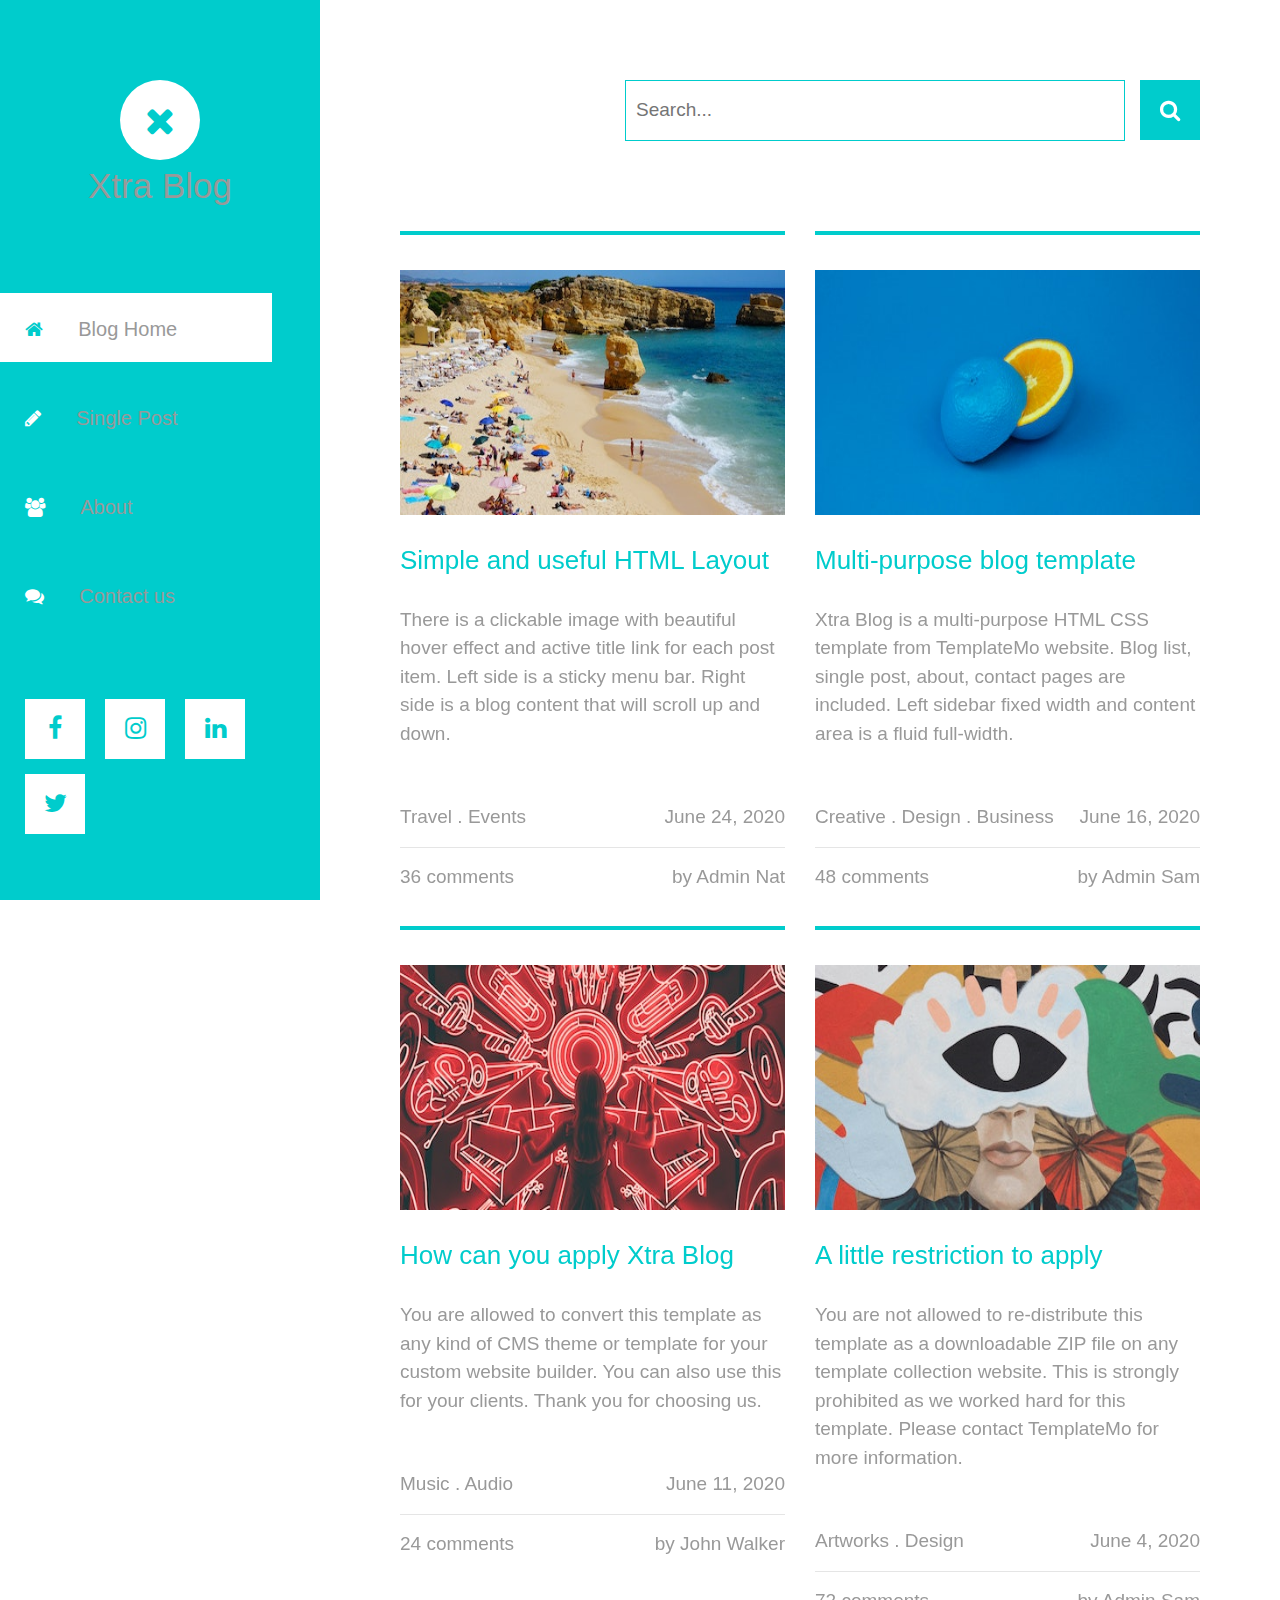
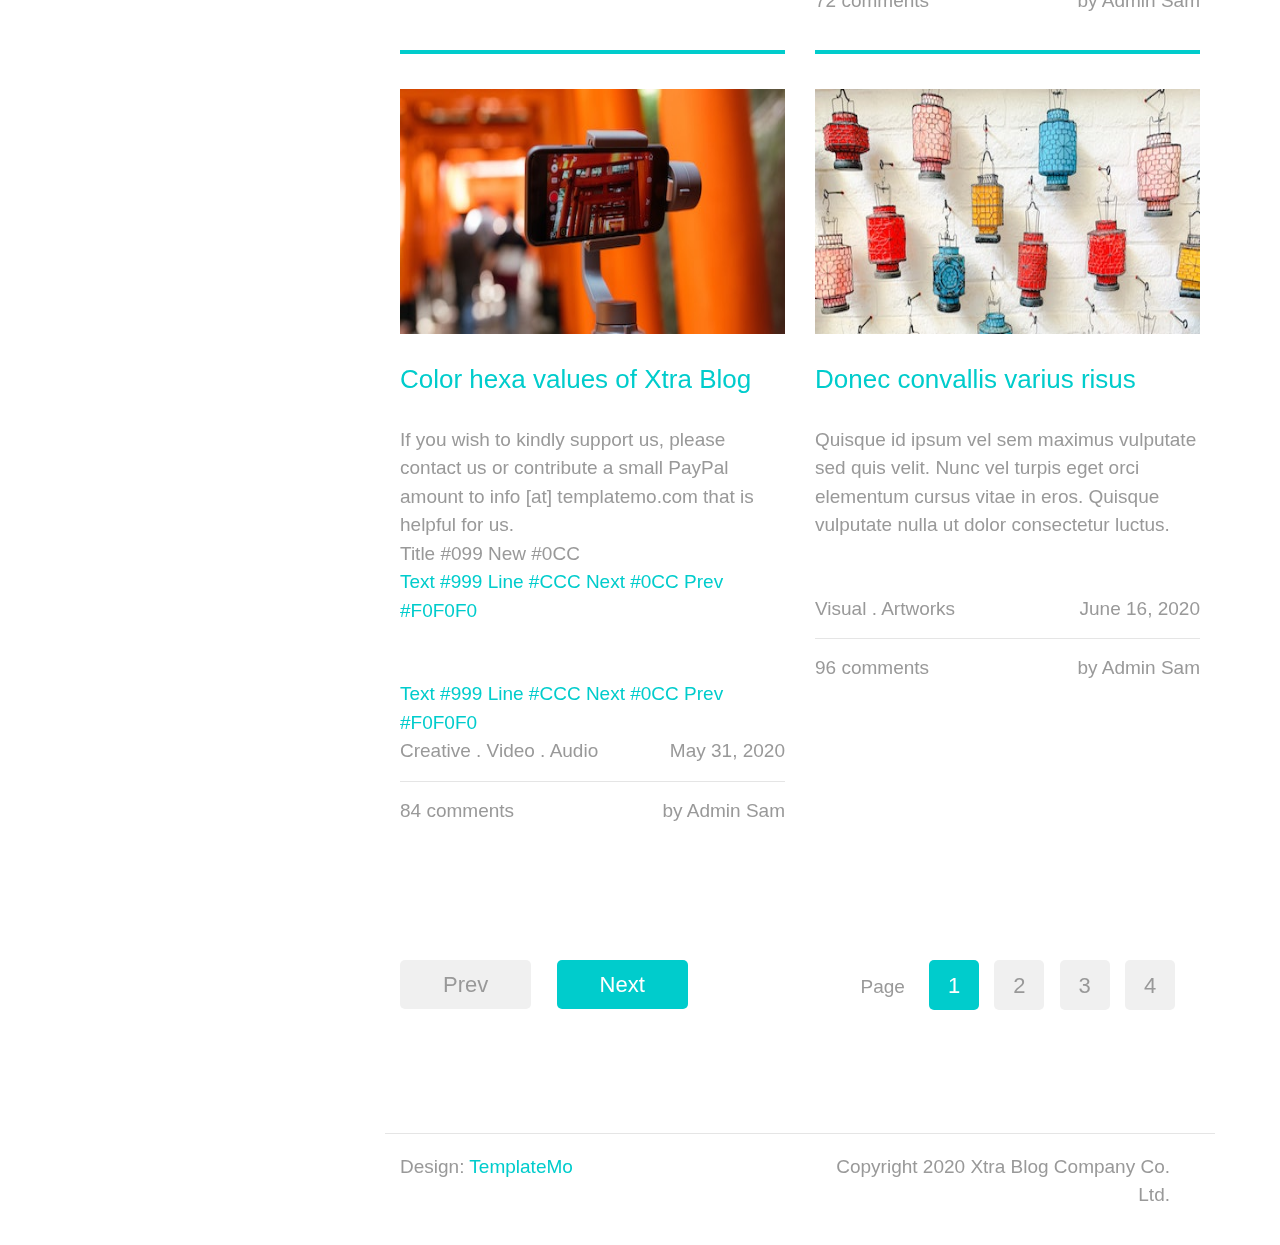
<file: index.html>
<!DOCTYPE html>
<html lang="en">
  <head>
    <title>Home</title>
    <!-- Required meta tags -->
    <meta charset="utf-8" />
    <meta
      name="viewport"
      content="width=device-width, initial-scale=1, shrink-to-fit=no"
    />

    <!-- Bootstrap CSS -->
    <link
      rel="stylesheet"
      href="https://stackpath.bootstrapcdn.com/bootstrap/4.3.1/css/bootstrap.min.css"
      integrity="sha384-ggOyR0iXCbMQv3Xipma34MD+dH/1fQ784/j6cY/iJTQUOhcWr7x9JvoRxT2MZw1T"
      crossorigin="anonymous"
    />
    <link
      rel="stylesheet"
      href="https://cdnjs.cloudflare.com/ajax/libs/font-awesome/4.7.0/css/font-awesome.min.css"
    />

    <link rel="stylesheet" href="css/main.css" />
    <link rel="stylesheet" href="css/home.css" />
  </head>
  <body>
    <div class="container-fluid">
      <div class="row">
        <header class="sidebar col-md-3">
          <div class="avatar">
            <div class="avatar-icon">
              <i class="fa fa-times"></i>
            </div>
            <span class="name">Xtra Blog</span>
          </div>
          <div class="menu">
            <ul class="list">
              <li class="item active">
                <a href="index.html">
                  <i class="fa fa-home"></i>
                  <span class="name">Blog Home</span>
                </a>
              </li>
              <li class="item">
                <a href="singlePost.html"
                  ><i class="fa fa-pencil"></i>
                  <span class="name">Single Post</span></a
                >
              </li>
              <li class="item">
                <a href="about.html"
                  ><i class="fa fa-users"></i>
                  <span class="name">About</span></a
                >
              </li>
              <li class="item">
                <a href="contact.html"
                  ><i class="fa fa-comments"></i>
                  <span class="name">Contact us</span></a
                >
              </li>
            </ul>
          </div>
          <div class="social">
            <ul class="list">
              <li class="item">
                <i class="fa fa-facebook"></i>
              </li>
              <li class="item">
                <i class="fa fa-instagram"></i>
              </li>
              <li class="item">
                <i class="fa fa-linkedin"></i>
              </li>
              <li class="item">
                <i class="fa fa-twitter"></i>
              </li>
            </ul>
          </div>
          <div class="description">
            <p class="text">
              Xtra Blog is a multi-purpose HTML template from TemplateMo
              website. Left side is a sticky menu bar. Right side content will
              scroll up and down.
            </p>
          </div>
        </header>
        <div class="main col-md-9">
          <div class="search">
            <input class="search-box" placeholder="Search..." />
            <button class="search-button">
              <i class="fa fa-search"></i>
            </button>
          </div>
          <div class="blog-list">
            <div class="row">
              <div class="col-md-6 col-12">
                <div class="blog">
                  <img
                    class="image"
                    src="img/img-01.jpg"
                    alt="image of blog 1"
                  />
                  <h5 class="title">Simple and useful HTML Layout</h5>
                  <p class="demo">
                    There is a clickable image with beautiful hover effect and
                    active title link for each post item. Left side is a sticky
                    menu bar. Right side is a blog content that will scroll up
                    and down.
                  </p>
                  <div class="space-between type-date">
                    <span class="type">Travel . Events</span>
                    <span class="date">June 24, 2020</span>
                  </div>
                  <div class="space-between comment-author">
                    <span class="comment">36 comments</span>
                    <span class="author">by Admin Nat</span>
                  </div>
                </div>
              </div>
              <div class="col-md-6 col-12">
                <div class="blog">
                  <img
                    class="image"
                    src="img/img-02.jpg"
                    alt="image of blog 2"
                  />
                  <h5 class="title">Multi-purpose blog template</h5>
                  <p class="demo">
                    Xtra Blog is a multi-purpose HTML CSS template from
                    TemplateMo website. Blog list, single post, about, contact
                    pages are included. Left sidebar fixed width and content
                    area is a fluid full-width.
                  </p>
                  <div class="space-between type-date">
                    <span class="type">Creative . Design . Business</span>
                    <span class="date">June 16, 2020</span>
                  </div>
                  <div class="space-between comment-author">
                    <span class="comment">48 comments</span>
                    <span class="author">by Admin Sam</span>
                  </div>
                </div>
              </div>
              <div class="col-md-6 col-12">
                <div class="blog">
                  <img
                    class="image"
                    src="img/img-03.jpg"
                    alt="image of blog 3"
                  />
                  <h5 class="title">How can you apply Xtra Blog</h5>
                  <p class="demo">
                    You are allowed to convert this template as any kind of CMS
                    theme or template for your custom website builder. You can
                    also use this for your clients. Thank you for choosing us.
                  </p>
                  <div class="space-between type-date">
                    <span class="type">Music . Audio</span>
                    <span class="date">June 11, 2020</span>
                  </div>
                  <div class="space-between comment-author">
                    <span class="comment">24 comments</span>
                    <span class="author">by John Walker</span>
                  </div>
                </div>
              </div>
              <div class="col-md-6 col-12">
                <div class="blog">
                  <img
                    class="image"
                    src="img/img-04.jpg"
                    alt="image of blog 4"
                  />
                  <h5 class="title">A little restriction to apply</h5>
                  <p class="demo">
                    You are not allowed to re-distribute this template as a
                    downloadable ZIP file on any template collection website.
                    This is strongly prohibited as we worked hard for this
                    template. Please contact TemplateMo for more information.
                  </p>
                  <div class="space-between type-date">
                    <span class="type">Artworks . Design</span>
                    <span class="date">June 4, 2020</span>
                  </div>
                  <div class="space-between comment-author">
                    <span class="comment">72 comments</span>
                    <span class="author">by Admin Sam</span>
                  </div>
                </div>
              </div>
              <div class="col-md-6 col-12">
                <div class="blog">
                  <img
                    class="image"
                    src="img/img-05.jpg"
                    alt="image of blog 5"
                  />
                  <h5 class="title">Color hexa values of Xtra Blog</h5>
                  <p class="demo">
                    If you wish to kindly support us, 
                    please contact us or contribute a small PayPal amount to info [at] templatemo.com that is helpful for us. <br>
                    Title #099 New #0CC <br>
                    <span class="tag">Text #999 Line #CCC Next #0CC Prev #F0F0F0</span>
                  </p>
                  <span class="tag">Text #999 Line #CCC Next #0CC Prev #F0F0F0</span>
                  <div class="space-between type-date">
                    <span class="type">Creative . Video . Audio</span>
                    <span class="date">May 31, 2020</span>
                  </div>
                  <div class="space-between comment-author">
                    <span class="comment">84 comments</span>
                    <span class="author">by Admin Sam</span>
                  </div>
                </div>
              </div>
              <div class="col-md-6 col-12">
                <div class="blog">
                  <img
                    class="image"
                    src="img/img-06.jpg"
                    alt="image of blog 6"
                  />
                  <h5 class="title">Donec convallis varius risus</h5>
                  <p class="demo">
                    Quisque id ipsum vel sem maximus vulputate sed quis velit. 
                    Nunc vel turpis eget orci elementum cursus vitae in eros.
                    Quisque vulputate nulla ut dolor consectetur luctus.
                  </p>
                  <div class="space-between type-date">
                    <span class="type">Visual . Artworks</span>
                    <span class="date">June 16, 2020</span>
                  </div>
                  <div class="space-between comment-author">
                    <span class="comment">96 comments</span>
                    <span class="author">by Admin Sam</span>
                  </div>
                </div>
              </div>
            </div>
          </div>
           <div class="row tm-row tm-mt-100 tm-mb-75">
            <div class="Prev-Next-wp">
              <a href="#" class="mb-2 tm-display tm-pad Prev-Next disable mr-20">Prev</a>
              <a href="#" class="mb-2 tm-display tm-pad Prev-Next mr-20">Next</a>
            </div>
            <div class="page">
              <span class="ib mr-3">Page</span>
              <nav class="paging-nav ib">
                <ul>
                  <li class="paging-item active">
                    <a href="#" class="mb-2 tm-display paging-link">1</a>
                  </li>
                  <li class="paging-item">
                    <a href="#" class="mb-2 tm-display paging-link">2</a>
                  </li>
                  <li class="paging-item">
                    <a href="#" class="mb-2 tm-display paging-link">3</a>
                  </li>
                  <li class="paging-item">
                    <a href="#" class="mb-2 tm-display paging-link">4</a>
                  </li>
                </ul>
              </nav>
            </div>
            </div>
            <footer class="row tm-row">
              <hr class="col-12">
              <div class="col-md-6 col-12 color-gray">Design:
                <a rel="nofollow" target="_parent" href="#" class="ex-link">TemplateMo</a>
              </div>
              <div class="col-md-6 col-12 color-gray copyright">Copyright 2020 Xtra Blog Company Co. Ltd.</div>
            </footer>
          </div>
        </div>
      </div>
    </div>

    <!-- Optional JavaScript -->
    <!-- jQuery first, then Popper.js, then Bootstrap JS -->
    <script
      src="https://code.jquery.com/jquery-3.3.1.slim.min.js"
      integrity="sha384-q8i/X+965DzO0rT7abK41JStQIAqVgRVzpbzo5smXKp4YfRvH+8abtTE1Pi6jizo"
      crossorigin="anonymous"
    ></script>
    <script
      src="https://cdnjs.cloudflare.com/ajax/libs/popper.js/1.14.7/umd/popper.min.js"
      integrity="sha384-UO2eT0CpHqdSJQ6hJty5KVphtPhzWj9WO1clHTMGa3JDZwrnQq4sF86dIHNDz0W1"
      crossorigin="anonymous"
    ></script>
    <script
      src="https://stackpath.bootstrapcdn.com/bootstrap/4.3.1/js/bootstrap.min.js"
      integrity="sha384-JjSmVgyd0p3pXB1rRibZUAYoIIy6OrQ6VrjIEaFf/nJGzIxFDsf4x0xIM+B07jRM"
      crossorigin="anonymous"
    ></script>
  </body>
</html>
</file>
<file: css/main.css>
*{
    box-sizing: border-box;
    font-size: 19px;
  }
  
  ul{
    padding: 0;
  }
  
  li{
    list-style: none;
  }
  
  a{
    color: inherit;
    text-decoration: none;
  }
  
  a:hover{
    color: inherit;
    text-decoration: none;
  }
  
  .sidebar{
    background-color: #0CC;
    color: white;
    overflow-y: scroll;
    height: 100vh;
    padding: 0;
    top: 0;
    left: 0;
    position: sticky;
  }
  
  .sidebar .avatar{
    display: flex;
    justify-content: center;
    align-items: center;
    flex-direction: column;
    padding: 80px 0px;
  }
  
  .sidebar .avatar .avatar-icon{
    width: 80px;
    height: 80px;
    display: flex;
    justify-content: center;
    align-items: center;
    background-color: white;
    color: #0CC;
    font-size: 38px;
    border-radius: 50%;
  }
  
  .sidebar .avatar .name{
    font-size: 35px;
  }
  
  .sidebar .description{
    padding: 5px 35px;
  }
  
  .sidebar .menu .item{
    width: 85%;
    padding: 15px 25px;
    font-size: 26px;
    margin-bottom: 20px;
  }
  
  .sidebar .menu .item:hover{
    color: #0CC;
    background-color: white;
    cursor: pointer;
  }
  
  .sidebar .menu .item .name{
    font-size: 20px;
    margin-left: 30px;
  }
  
  .sidebar .menu .active{
    color: #0CC;
    background-color: white;
  }
  
  .sidebar .social{
    padding: 50px 50px 50px 25px;
  }
  
  .sidebar .social .list{
    display: flex;
    flex-direction: row;
    justify-content: flex-start;
    flex-wrap: wrap;
  }
  
  .sidebar .social .item{
    width: 60px;
    height: 60px;
    font-size: 25px;
    background-color: white;
    color: #0CC;
    display: flex;
    justify-content: center;
    align-items: center;
    margin-right: 20px;
    margin-bottom: 15px;
  }
  
  .main{
    padding: 80px 80px 35px 80px ;
  }
  
  .main .search{
    display: flex;
    justify-content: flex-end;
    padding-bottom: 90px;
  }
  .main .search .search-box{
    border: 1px solid #0CC;
    width: 500px;
    padding: 15px 10px;
    outline: none;
  }
  
  .main .search .search-button{
    margin-left: 15px;
    font-size: 22px;
    width: 60px;
    height: 60px;
    color: white;
    background-color: #0CC;
    border: none;
    outline: none;
  }
  
  .main .search .search-button:hover{
    background-color: #09b6b6;
  }
</file>
<file: css/home.css>
.main .blog-list .blog{
  border-top: 4px solid #0CC;
  padding: 35px 0px;
}

.main .blog-list .blog .image{
  width: 100%;
  height: 245px;
}

.main .blog-list .blog .title{
  font-weight: 450;
  font-size: 26px;
  color: #0CC;
  margin: 30px 0;
}

.main .blog-list .blog .demo{
  color: #999;
  margin-bottom: 55px;
}
.space-between{
  display: flex;
  justify-content: space-between;
}
.main .blog-list .blog .type-date{
  color: #0CC;
  border-bottom: 1px solid rgba(0,0,0,.1);
  padding-bottom: 15px;
}

.main .blog-list .blog .comment-author{
  color: #999;
  padding-top: 15px;
}

.tag{
  color: #0cc;
}

.Prev-Next-wp{
  max-width: 50%;
  padding-left: 15px;
  padding-right: 15px;
  flex: 0 0 50%;
}
.mb-2{
  margin-bottom: 1px;
}
.tm-display{
  display: inline-block;
  border-radius: 5px;
  font-size: 22px;
}
.tm-pad{
  background-color: #0CC;
  color: white;
  padding: 8px 43px;
  border: none;
}
.mr-20{
  margin-right: 20px;
}
.tm-mt-100 {
  margin-top: 100px;
}
.tm-mb-75 {
  margin-bottom: 75px;
}
.tm-row {
  max-width: 100%;
  justify-content: space-between;
}
.row {
  display: -ms-flexbox;
  display: flex;
  -ms-flex-wrap: wrap;
  flex-wrap: wrap;
  margin-right: -15px;
  margin-left: -15px;
}
.disable{
  background-color: #f0f0f0;
  cursor: not-allowed;
  color: #999;
}
.ib{
  display: inline-block;
}
.mr-3{
  margin-right: 3px;
}
.paging-nav ul li{
  list-style: none;
  display: inline-block;
  margin-right: 10px;
}
.paging-item.active .paging-link{
  background-color: #0CC;
  color: white;
}
.paging-link{
  background-color: #f0f0f0;
  color: #999;
  width: 50px;
  height: 50px;
  display: flex;
  align-items: center;
  justify-content: center;
}
ul{
  list-style-type: disc;
}
.col-12{
  max-width: 100%;
  flex: 0 0 100%;
}
.color-gray{
  color: #999;
}
.col-md-6{
  flex: 0 0 50%;
  max-width: 50%;
}
.ex-link{
  color: #0CC;
}
.copyright{
  text-align: right;
}
span{
  color: #999;
}
</file>
